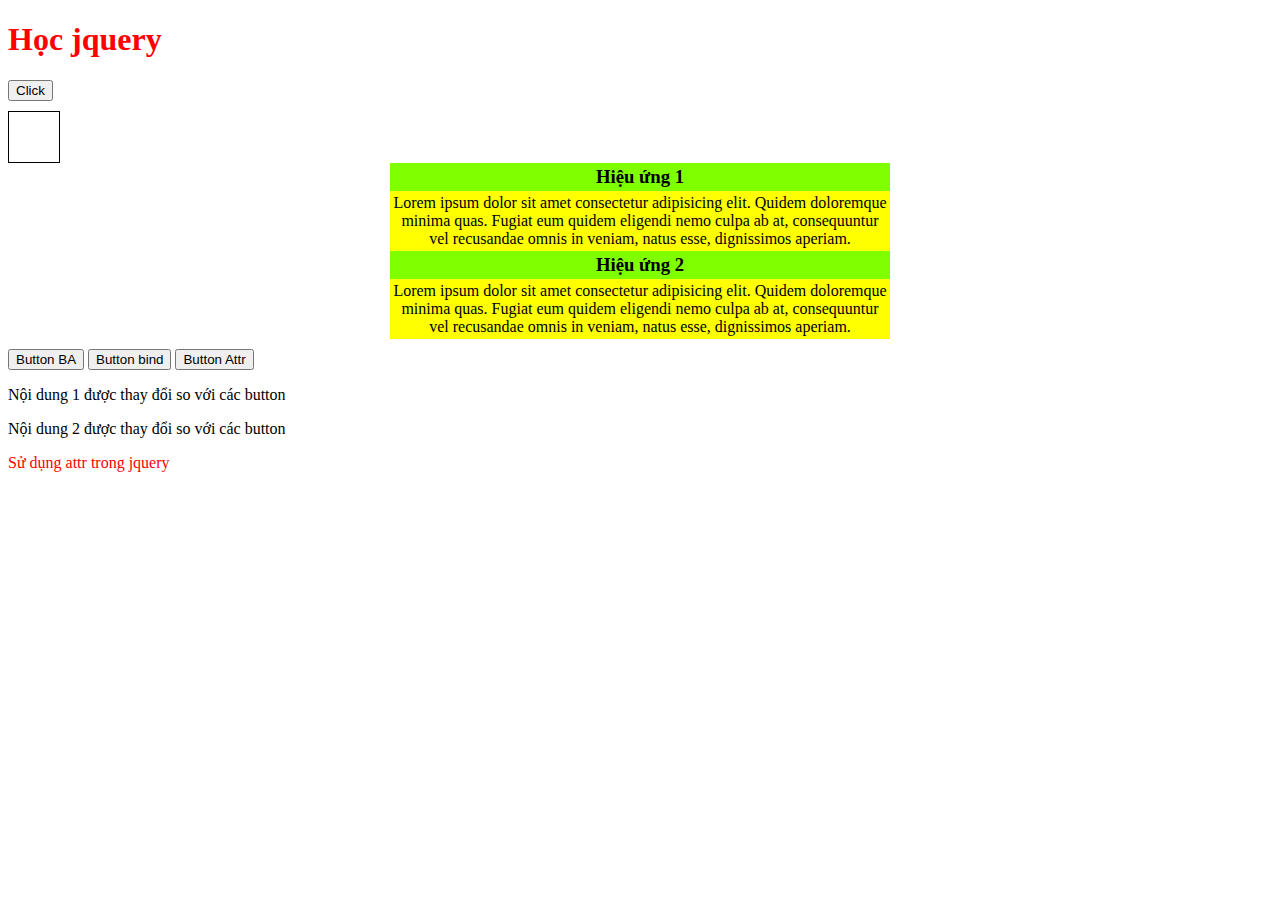
<file: Hoc_jquery/b1/index.html>
<!DOCTYPE html>
<html lang="en">
<head>
    <meta charset="UTF-8">
    <meta name="viewport" content="width=device-width, initial-scale=1.0">
    <title>Bài 1 - học jquery</title>
    <link rel="stylesheet" type="text/css" href="style.css">
    
    <script
    src="https://code.jquery.com/jquery-3.5.1.js"
    integrity="sha256-QWo7LDvxbWT2tbbQ97B53yJnYU3WhH/C8ycbRAkjPDc="
    crossorigin="anonymous"></script>
</head>
<body>
    <header>
        <h1>Học jquery</h1>
    </header>
    <main>
        <div class="block1">
            <button>Click</button>
            <div class="block1__khung"></div>
        </div>
        <div class="block2">
            <div class="motkhoi">
                <h3>Hiệu ứng 1</h3>
                <div class="ndmotkhoi">Lorem ipsum dolor sit amet consectetur adipisicing elit. Quidem doloremque 
                    minima quas. Fugiat eum quidem eligendi nemo culpa ab at, consequuntur vel 
                    recusandae omnis in veniam, natus esse, dignissimos aperiam.
                </div>
            </div>
            <div class="motkhoi">
                <h3>Hiệu ứng 2</h3>
                <div class="ndmotkhoi">Lorem ipsum dolor sit amet consectetur adipisicing elit. Quidem doloremque 
                    minima quas. Fugiat eum quidem eligendi nemo culpa ab at, consequuntur vel 
                    recusandae omnis in veniam, natus esse, dignissimos aperiam.
                </div>
            </div>
        </div>
        <div class="block3">
            <button id="btn1">Button BA</button>
            <button id="btn2">Button bind</button>
            <button id="btn3">Button Attr</button>
            <p id="nd1">
                Nội dung 1 được thay đổi so với các button
            </p>
            <p id="nd2">
                Nội dung 2 được thay đổi so với các button
            </p>
            <p id="nd3" class="cl-red">
                Sử dụng attr trong jquery
            </p>
        </div>
        <div class="block4">

        </div>
    </main>
    <script src="main.js"></script>
</body>
</html>
</file>
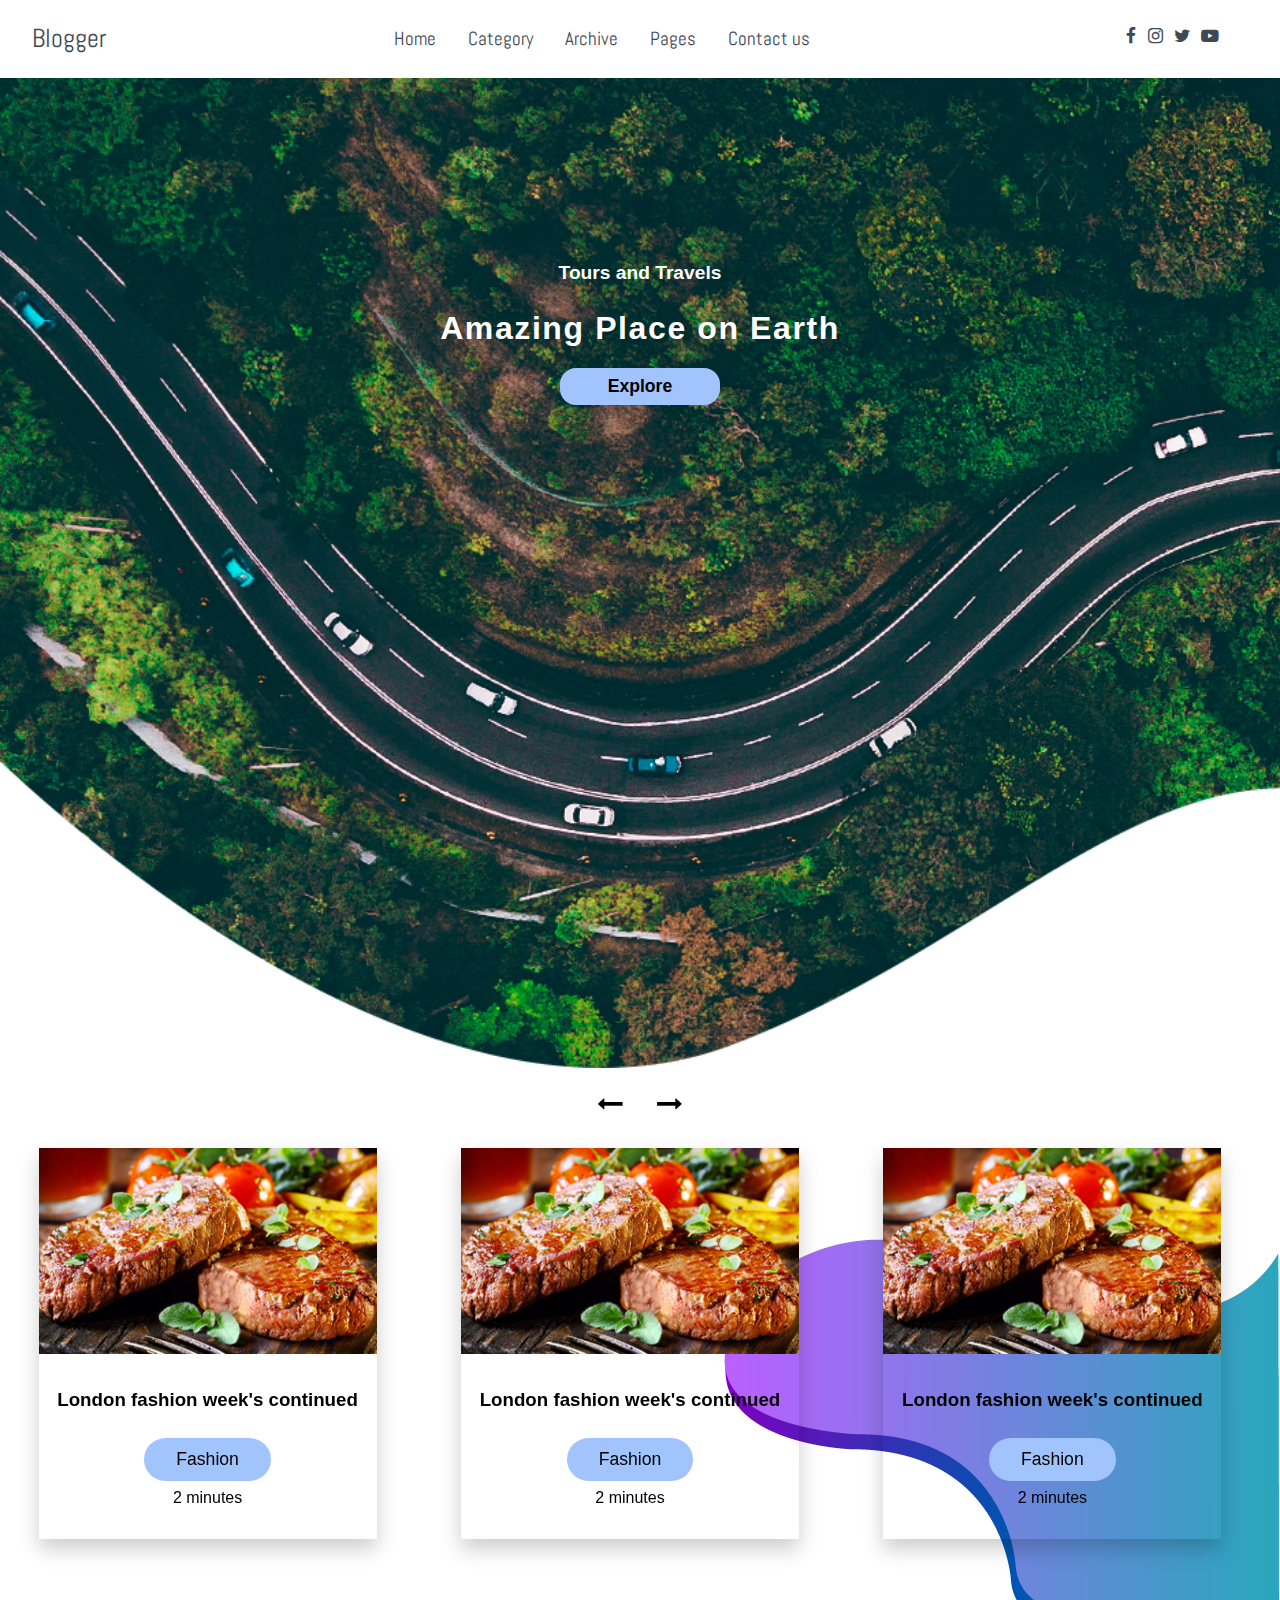
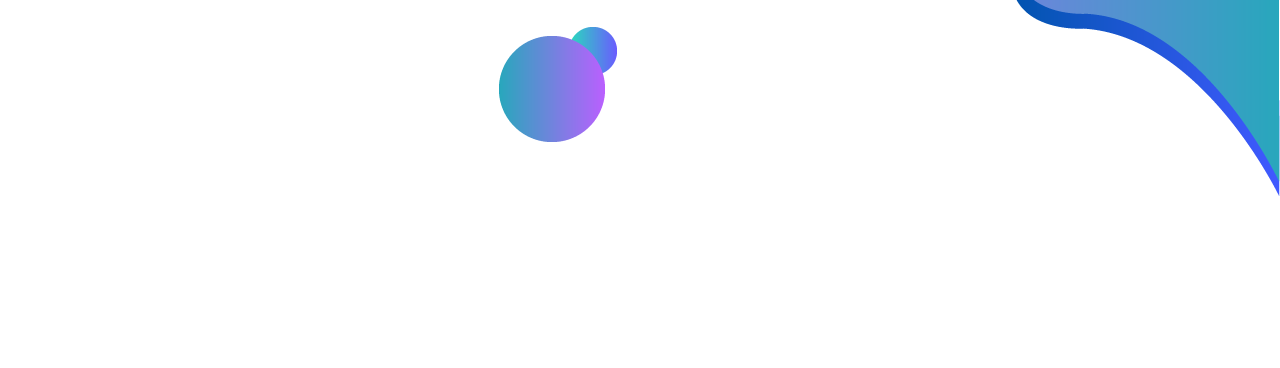
<file: Hoc_jquery/B4-blogger/index.html>
<!DOCTYPE html>
<html lang="en">
<head>
    <meta charset="UTF-8">
    <meta name="viewport" content="width=device-width, initial-scale=1.0">
    <title>Bài 4 - Responsive Blogger</title>

    <!-- Custom css -->
    <link rel="stylesheet" href="./css/style.css">
    <link rel="stylesheet" href="https://stackpath.bootstrapcdn.com/font-awesome/4.7.0/css/font-awesome.min.css">
    <link rel="stylesheet" href="./css/owl.carousel.min.css">
    <link rel="stylesheet" href="./css/owl.theme.default.min.css">
    <!-- End custom css -->
</head>
<body>

    <!-------------------- Nav ----------------------->
    <nav class="nav">
        <div class="nav-menu flex-row">
            <div class="nav-brand">
                <a href="/" class="text-gray">Blogger</a>
            </div>
            <div class="toggle">
                <div class="toggle-icon">
                    <i class="fa fa-bars" aria-hidden="true" onclick="toggleMenu()"></i>
                </div>
            </div>
            <div>
                <ul class="nav-item" id="headerMenu">
                    <li class="nav-link">
                        <a href="/">Home</a>
                    </li>
                    <li class="nav-link">
                        <a href="/">Category</a>
                    </li>
                    <li class="nav-link">
                        <a href="/">Archive</a>
                    </li>
                    <li class="nav-link">
                        <a href="/">Pages</a>
                    </li>
                    <li class="nav-link">
                        <a href="/">Contact us</a>
                    </li>
                </ul>
            </div>
            <div class="social text-gray" id="icon-social">
                <a href="/"><i class="fa fa-facebook" aria-hidden="true"></i></a>
                <a href="/"><i class="fa fa-instagram" aria-hidden="true"></i></a>
                <a href="/"><i class="fa fa-twitter" aria-hidden="true"></i></a>
                <a href="/"><i class="fa fa-youtube-play" aria-hidden="true"></i></a>
            </div>
        </div>
    </nav>
    <!--------------------- End Nav ------------------>

    <!------------- Main Site Section ---------------->
    <main>

        <!------------- Site Title ------------------->
        <section class="main-title">
            <div class="site-background">
                <h3>Tours and Travels</h3>
                <h1>Amazing Place on Earth</h1>
                <button class="btn" id="btn-ex">Explore</button>
            </div>
        </section>
        <!----------- End Site Title ----------------->

        <!------------- Carousel --------------------->
        <section>
            <div class="blog">
                <div class="container">
                    <div class="owl-carousel owl-theme blog-post">
                        <div class="blog-content">
                            <img src="./assets/Blog-post/post-1.jpg" alt="">
                            <div class="blog-title">
                                <h3>London fashion week's continued</h3>
                                <button class="btn btn-blog">Fashion</button>
                                <span>2 minutes</span>
                            </div>
                        </div>

                        <div class="blog-content">
                            <img src="./assets/Blog-post/post-1.jpg" alt="">
                            <div class="blog-title">
                                <h3>London fashion week's continued</h3>
                                <button class="btn btn-blog">Fashion</button>
                                <span>2 minutes</span>
                            </div>
                        </div>

                        <div class="blog-content">
                            <img src="./assets/Blog-post/post-1.jpg" alt="">
                            <div class="blog-title">
                                <h3>London fashion week's continued</h3>
                                <button class="btn btn-blog">Fashion</button>
                                <span>2 minutes</span>
                            </div>
                        </div>

                        <div class="blog-content">
                            <img src="./assets/Blog-post/post-1.jpg" alt="">
                            <div class="blog-title">
                                <h3>London fashion week's continued</h3>
                                <button class="btn btn-blog">Fashion</button>
                                <span>2 minutes</span>
                            </div>
                        </div>
                    </div>
                    <div class="owl-navigation">
                        <span class="owl-nav-prev"><i class="fa fa-long-arrow-left" aria-hidden="true"></i></span>
                        <span class="owl-nav-next"><i class="fa fa-long-arrow-right" aria-hidden="true"></i></span>
                    </div>
                </div>
            </div>
        </section>
        <!------------ End carousel ------------------>
    </main>
    <!------------- End Main Site Section ------------>
    <!-- Custom javascript -->
    <script src="https://code.jquery.com/jquery-3.5.1.js"></script>
    <script src="./js/owl.carousel.min.js"></script>
    <script src="./js/main.js"></script>
    <!-- End custom javascript -->
</body>
</html>
</file>
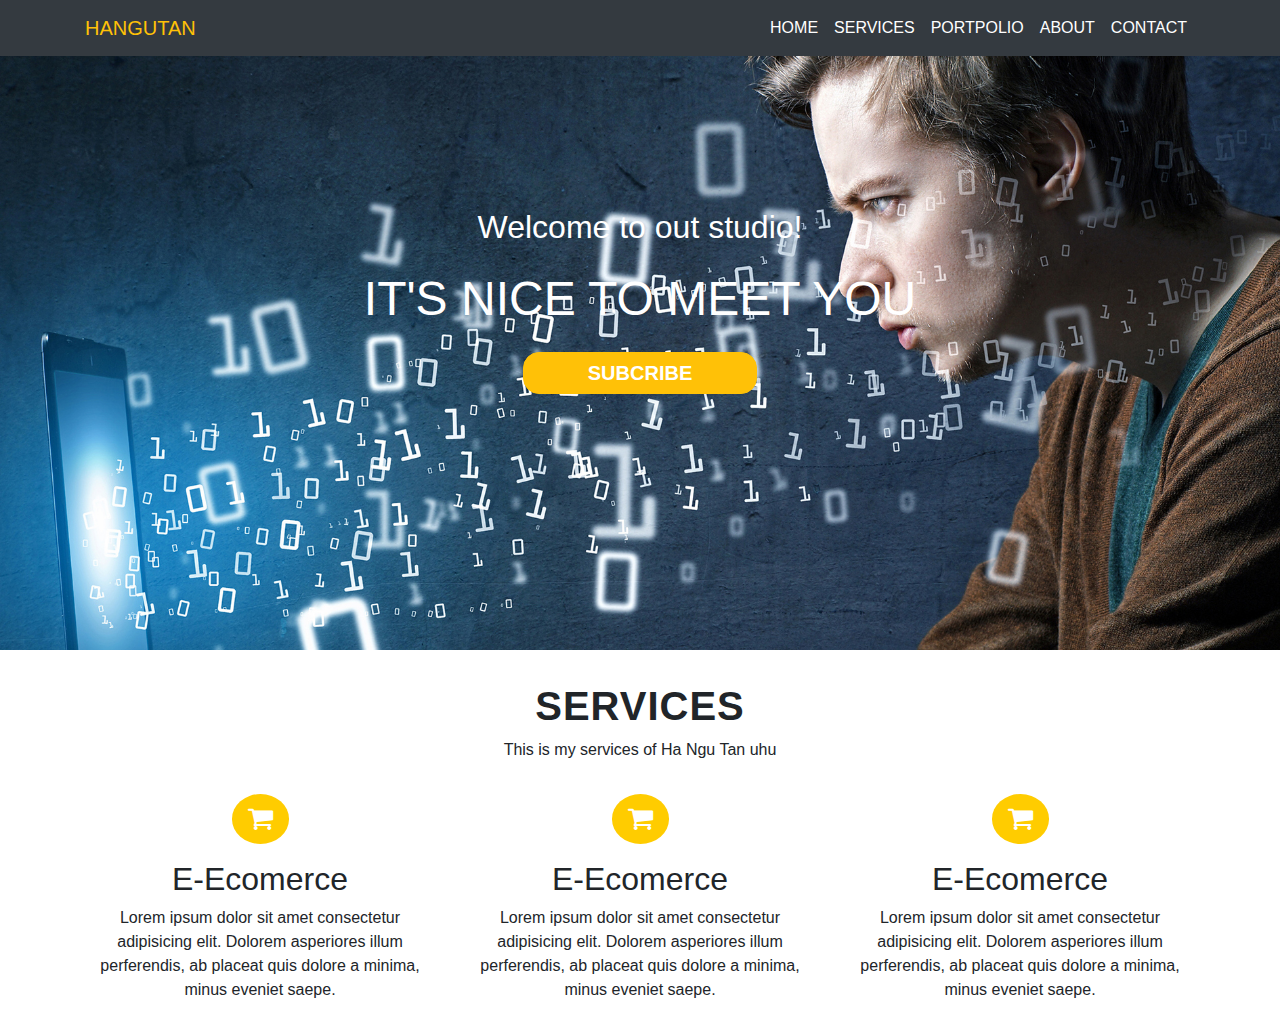
<file: Hoc_jquery/B5-Bootstrap/index.html>
<!DOCTYPE html>
<html lang="en">
<head>
    <meta charset="UTF-8">
    <meta name="viewport" content="width=device-width, initial-scale=1.0">
    <title>Website Bootstrap</title>
    <meta charset="utf-8">
    <meta name="viewport" content="width=device-width, initial-scale=1">
    <link rel="stylesheet" href="https://stackpath.bootstrapcdn.com/bootstrap/4.5.0/css/bootstrap.min.css">
    <link rel="stylesheet" href="css/style.css">
    <link rel="stylesheet" href="https://stackpath.bootstrapcdn.com/font-awesome/4.7.0/css/font-awesome.min.css">
</head>
<body>
   <div class="dgimg">
       <nav class="navbar navbar-expand-md navbar-dark bg-dark fixed-top">
            <div class="container">
                <a href="/" class="navbar-brand text-warning font-weidth-bold">HANGUTAN</a>
                <button class="navbar-toggler" type="button" data-toggle="collapse" data-target="#collapsenavbar">
                    <span class="navbar-toggler-icon"></span>
                </button>
                <div class="collapse navbar-collapse text-center" id="collapsenavbar">
                    <ul class="navbar-nav ml-auto">
                        <li class="nav-item">
                            <a href="/" class="nav-link text-white">HOME</a>
                        </li>
                        <li class="nav-item">
                            <a href="/" class="nav-link text-white">SERVICES</a>
                        </li>
                        <li class="nav-item">
                            <a href="/" class="nav-link text-white">PORTPOLIO</a>
                        </li>
                        <li class="nav-item">
                            <a href="/" class="nav-link text-white">ABOUT</a>
                        </li>
                        <li class="nav-item">
                            <a href="/" class="nav-link text-white">CONTACT</a>
                        </li>
                    </ul>
                </div>
            </div>
       </nav>
       <div class="container text-center headerset">
           <h2 class="text-white">Welcome to out studio!</h2>
           <h1 class="text-white">IT'S NICE TO MEET YOU</h1>
           <button class="btn btn-warning text-center btn-lg">SUBCRIBE</button>
       </div>
   </div>

   <section class="container ourservices text-center">
       <h1>SERVICES</h1>
       <p>This is my services of Ha Ngu Tan uhu</p>
       <div class="row">
            <div class="col-lg-4 col-md-10 col-sm-12 col-10 m-auto d-block">
                <div class="imgsetting d-block m-auto">
                    <i class="fa fa-shopping-cart fa-3x"></i>
                </div>
                <h2>E-Ecomerce</h2>
                <p> Lorem ipsum dolor sit amet consectetur adipisicing elit. Dolorem 
                   asperiores illum perferendis, ab placeat quis dolore a minima, 
                   minus eveniet saepe.
                </p>
            </div>
            <div class="col-lg-4 col-md-10 col-sm-12 col-10 m-auto d-block">
                <div class="imgsetting d-block m-auto">
                    <i class="fa fa-shopping-cart fa-3x"></i>
                </div>
                <h2>E-Ecomerce</h2>
                <p> Lorem ipsum dolor sit amet consectetur adipisicing elit. Dolorem 
                   asperiores illum perferendis, ab placeat quis dolore a minima, 
                   minus eveniet saepe.
                </p>
            </div>
            <div class="col-lg-4 col-md-10 col-sm-12 col-10 m-auto d-block">
                <div class="imgsetting d-block m-auto">
                    <i class="fa fa-shopping-cart fa-3x"></i>
                </div>
                <h2>E-Ecomerce</h2>
                <p> Lorem ipsum dolor sit amet consectetur adipisicing elit. Dolorem 
                   asperiores illum perferendis, ab placeat quis dolore a minima, 
                   minus eveniet saepe.
                </p>
            </div>
       </div>
   </section>

   <script src="https://code.jquery.com/jquery-3.5.1.slim.min.js"></script>
   <script src="https://cdn.jsdelivr.net/npm/popper.js@1.16.0/dist/umd/popper.min.js"></script>
   <script src="https://stackpath.bootstrapcdn.com/bootstrap/4.5.0/js/bootstrap.min.js"></script>
</body>
</html>
</file>
<file: Hoc_jquery/b1/style.css>
header h1{
    color: red;
}
main .block1 .block1__khung{
    margin-top: 10px;
    width: 50px;
    height: 50px;
    border: 1px solid black;
}
main .block2{
    width: 500px;
    margin: auto;
    text-align: center;
}
main .block2 .motkhoi h3{
    cursor: pointer;
    margin: 0!important;
    padding: 3px;
    background-color: chartreuse;
}
main .block2 .motkhoi .ndmotkhoi{
    padding: 3px;
    background-color: yellow;
}
main .block3{
    margin-top: 10px;
}
main .block3 .cl-red{
    color: red;
}
main .block3 .cl-blue{
    color: blue;
}
</file>
<file: Hoc_jquery/B4-blogger/css/style.css>
@import url("../css/fonts.css");

html,body{
    padding: 0;
    margin: 0;
    font-family:sans-serif;
    box-sizing: border-box;
    overflow-x: hidden;
}

/* ------------ Globar classes -------------- */
:root{
    --text-gray:#3f4954;
    --text-light:#686666da;
    --bg-color:#0f0f0f;
    --white:#ffffff;
    --midnight:#104f55;
    --sky:linear-gradient(120deg, #a1c4fd 0%, #c2e9fb 100%);
}
a{
    text-decoration: none;
    color: var(--text-gray);
}

/* ------------ End globar classes ---------- */

/* ------------ Nav ----------- */

.nav{
    background: white;
    padding: 0 2rem;
    height: auto;
    overflow: hidden;
    transition:height 1s ease-in-out;
}
.nav .nav-brand a{
    display: block;
    font-size: 1.6rem;
    padding: 1.4rem 0;
    font-family: Abel;
}
.flex-row{
    display: flex;
    flex-direction: row;
}
.nav-menu{
    justify-content: space-between;
}
.nav .nav-item{
    padding: 0;
    margin: 0!important;
    list-style: none;
    display:flex;
}
.nav .nav-item .nav-link{
    padding: 1.6rem 1rem;
    font-size: 1.2rem;
    position: relative;
}
.nav .nav-item .nav-link a{
    font-family: Abel;
}
.nav .nav-item .nav-link:hover{
    background-color: var(--midnight);
}
.nav .nav-item .nav-link:hover a{
    color:var(--white);
}
.nav .nav-menu .social{
    font-size: 1.1rem;
    padding: 1.6rem;
}
.nav .nav-menu .social i{
    padding: 0 0.2rem;
}
.nav .nav-menu .social i:hover{
    color: #a1c4fd;
}
.toggle{
    height: 30rem;
    position: absolute;
    top: 0;
    width: 90%;
    cursor: pointer;
    display: none;
}
.toggle-icon{
    display: flex;
    justify-content: flex-end;
    padding: 1.6rem;
}
.toggle .toggle-icon i{
    font-size: 1.6rem;
    color: var(--text-gray);
}
/* ------------ End nav ------- */

/* --------------- Site Title ----------------- */
main .main-title{
    background: url("../assets/Background-image.png");
    background-size: cover;
    height: 110vh;
    display: flex;
    justify-content: center;
    text-align: center;
}
main .main-title .site-background{
    margin-top: 10rem;
    color: var(--white);
}
main .main-title h3{
    font-size: 1.2rem;
    padding: 0.3rem;
}
main .main-title h1{
    font-size: 2rem;
    letter-spacing: 0.1rem;
}
main .main-title .btn{
    font-size: 1.1rem;
    padding: 0.5rem 3rem;
    border-radius: 1rem;
    border: none;
    color: black;
    font-weight: bolder;
    background-color: #a1c4fe;
}
/* ----------- End Site Title ----------------- */

/* ------------- Carousel --------------------- */
.blog{
    background-size: 80%;
    background: url('../assets/Abract01.png');
    background-repeat: no-repeat;
    background-position: right;
    width: 100%;
    height: 100vh;
}
.blog .blog-post{
    padding-top: 2rem;
}
.blog .container{
    margin: 0 0.5vw;
}
.blog .blog-content{
    display: flex;
    flex-direction: column;
    margin:3rem 2rem;
    width: 80%;
    text-align: center;
    box-shadow: 0 10px 20px rgba(0, 0,0,0.2);
}
.blog .blog-content .blog-title{
    padding: 1rem 0 2rem 0;
}
.blog .blog-content .blog-title .btn-blog{
    background-color:#a1c4fd;
    border-radius: 2rem;
    padding: 0.7rem 2rem;
    font-size: 1.1em;
    border: none;
    margin: 0.5rem;
}
.blog .blog-content .blog-title span{
    display: block;

}
.owl-nav{
    position: absolute;
    top: 0;
    width: 100%;
    margin: 0 auto;
}
.owl-nav .owl-nav-prev,
.owl-nav .owl-nav-next{
    outline: none;
    background: #ffffff!important;
}
.owl-nav .owl-nav-prev i,
.owl-nav .owl-nav-next i{
    color: black;
    font-size: 1.6rem;
}
/* ------------- End carousel ----------------- */

@media (max-width:768px){
    .nav .nav-item .nav-link{
        padding: 1rem 0.5rem;
    }
    .nav .nav-menu,.nav .nav-item{
        flex-direction:column;
    }
    .nav .nav-menu .social{
        font-size: 1.1rem;
        padding: 1.6rem 0.5rem;
    }
    #headerMenu{
        display: none;
    }
    #icon-social{
        display: none;
    }
    #headerMenu.active{
        display: block;
    }
    #icon-social.active{
        display: block;
    }
    .toggle{
        display: block;
    }
}
</file>
<file: Hoc_jquery/B5-Bootstrap/css/style.css>
.dgimg{
    background: url("../img/bg.jpg");
    width: 100%;
    height: 650px;
    background-repeat: no-repeat;
    background-size: cover;
}
.headerset{
    padding-top: 200px;
    box-sizing: border-box;
}
.headerset h2{
    padding: 0.5rem;
    font-size: 2rem;
}
.headerset h1{
    padding: 0.5rem;
    font-size: 3rem;
}
.headerset .btn{
    margin: 0.5rem;
    color: white;
    font-weight: bolder;
    padding: 0.3rem 4rem;
    border-radius: 1rem;
}
.ourservices {
    margin-top: 2rem;
}
.ourservices h1{
    font-size: 2.5rem;
    font-weight: bolder;
    letter-spacing: 1px;
}
.imgsetting i{
    font-size: 1.7rem;
    padding: 0.7rem 1rem;
    color: white;
    background-color: #FFCC00;
    border-radius: 50%;
    margin: 1rem;
}
.imgsetting h2{
    font-size: 2rem;
    font-weight: bolder;
}
</file>
